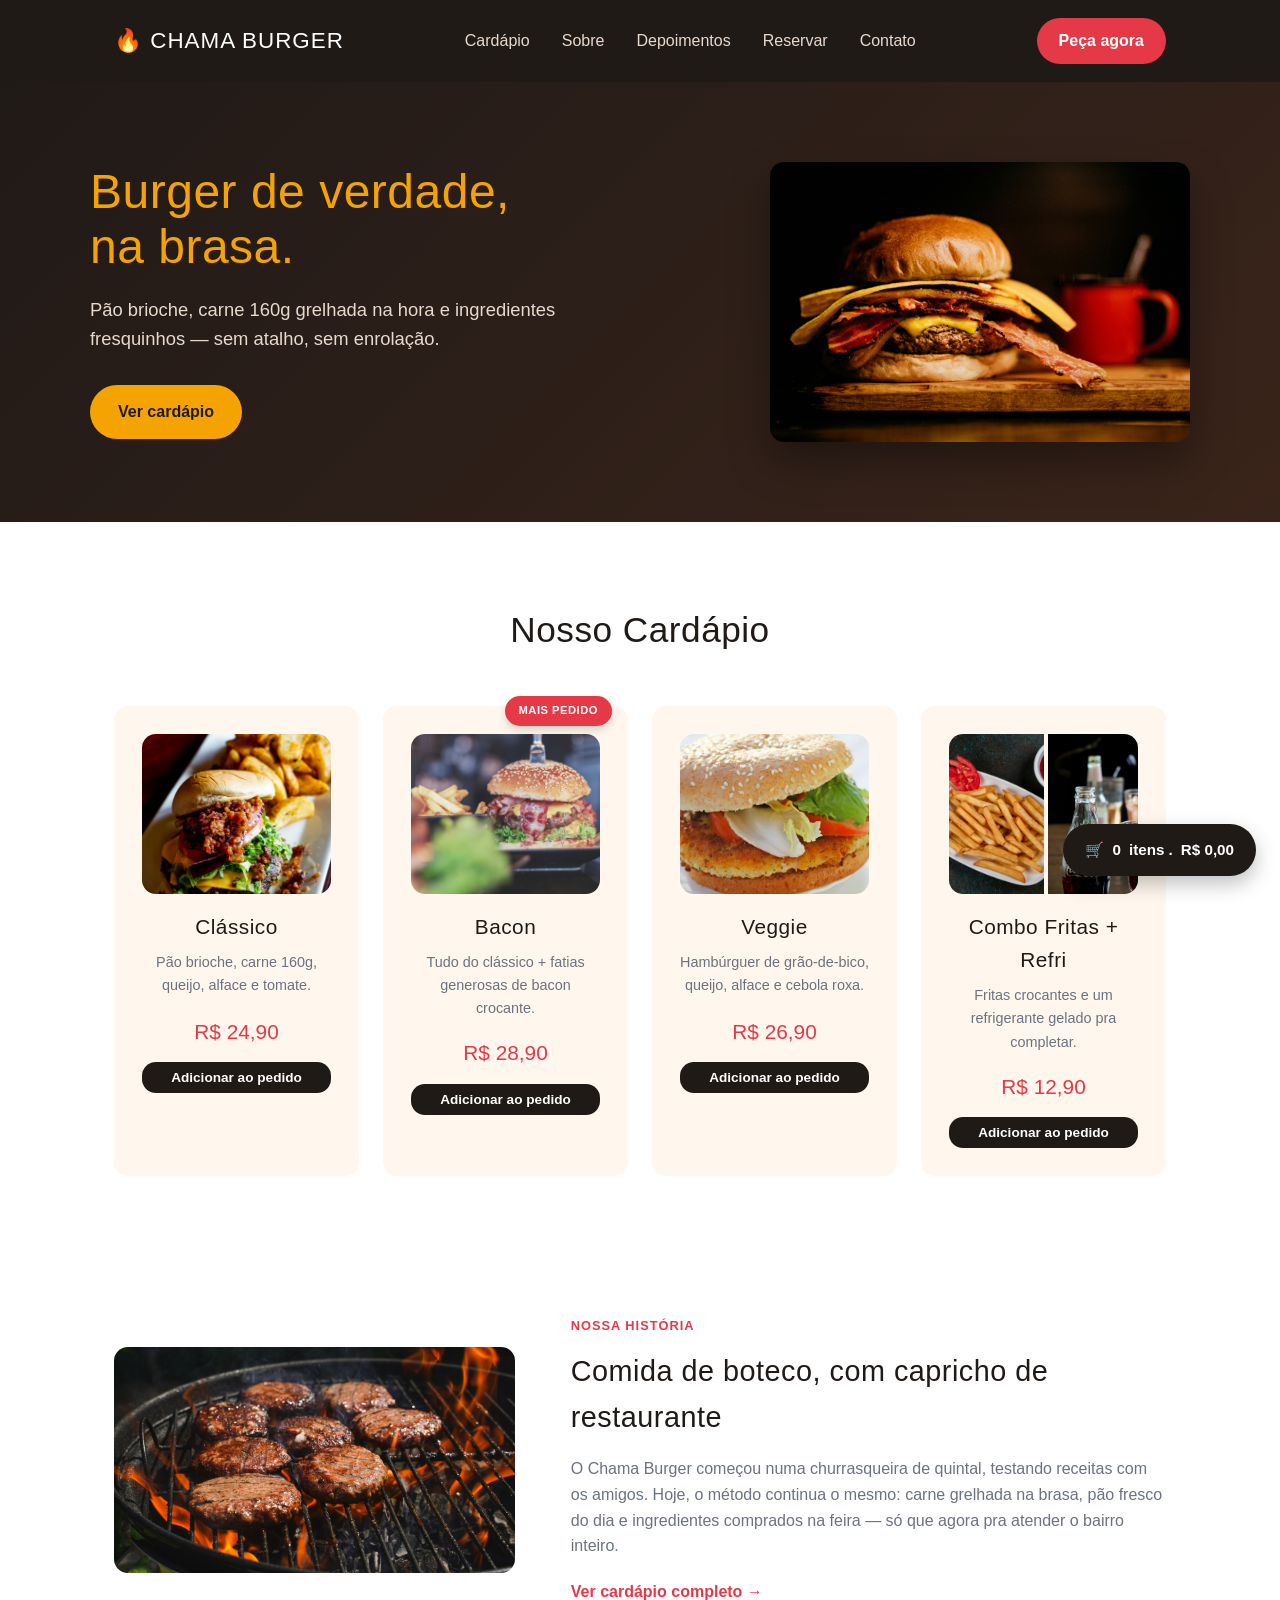
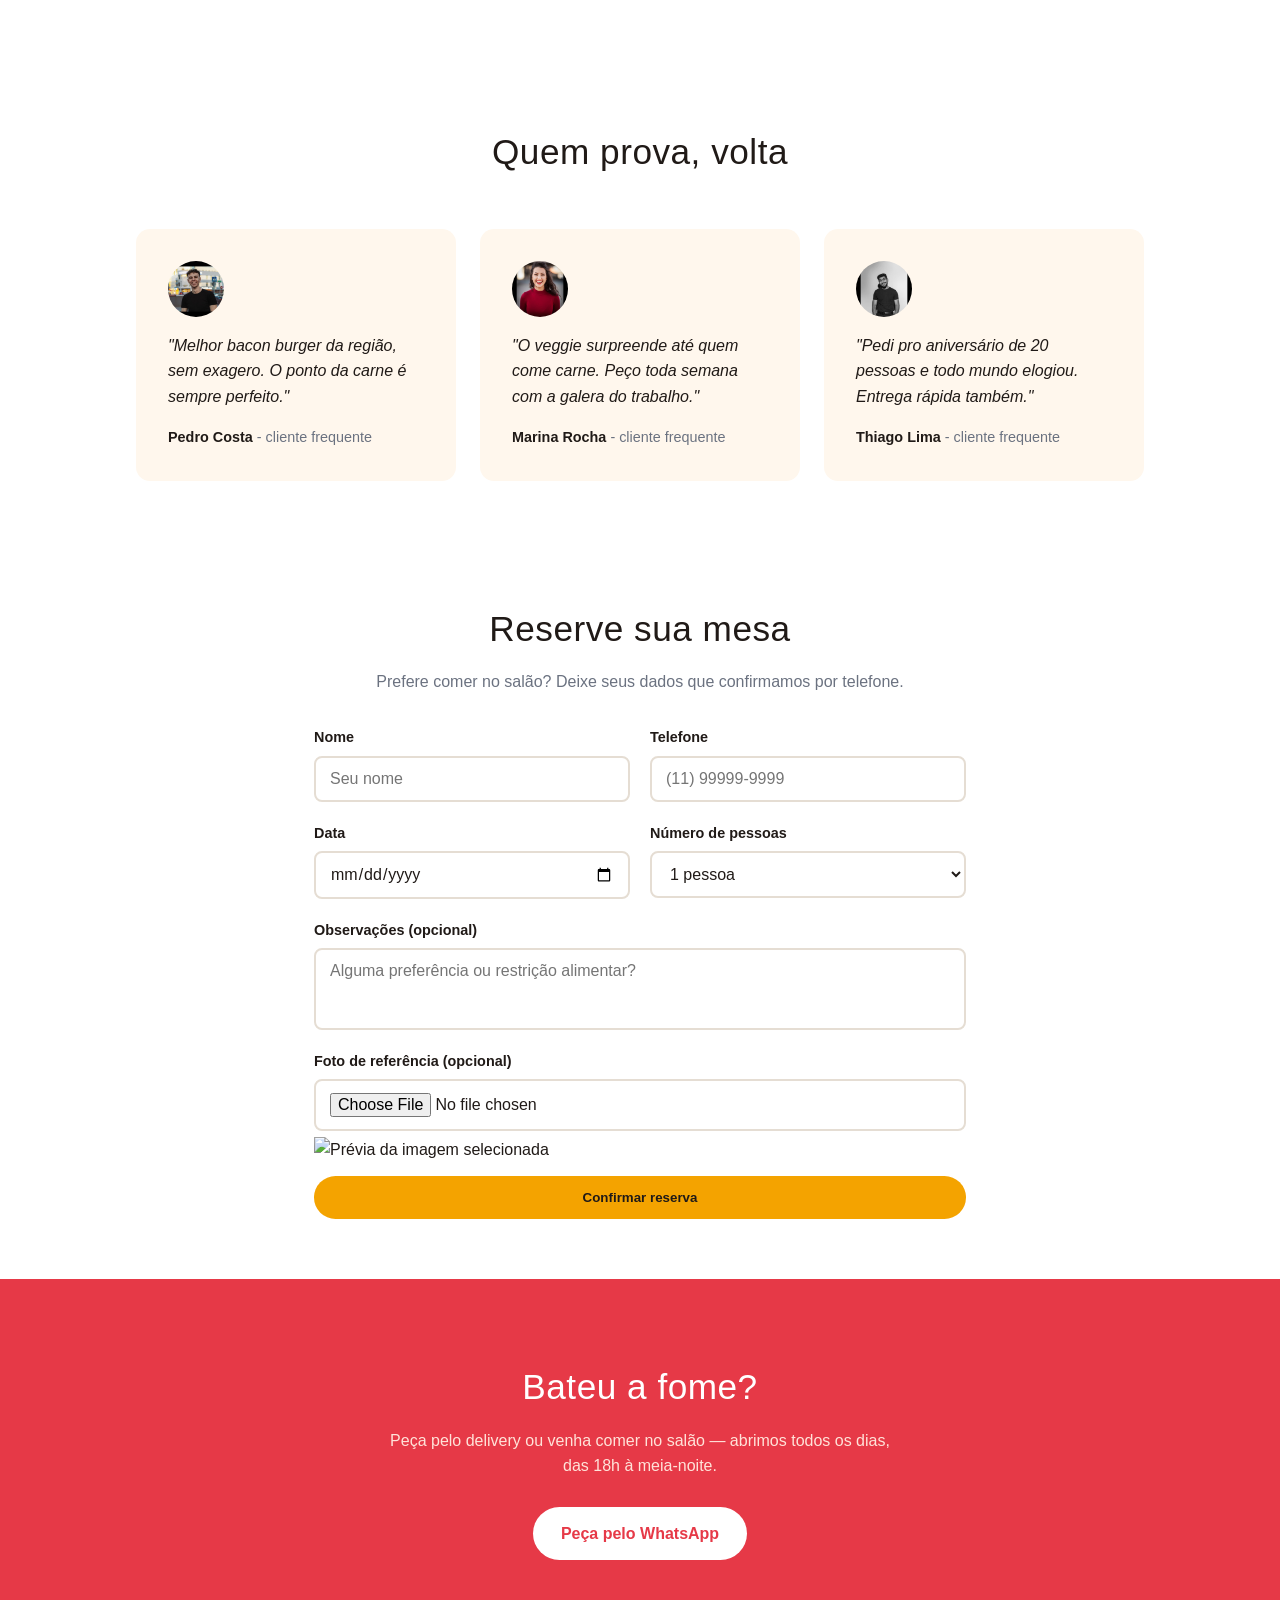
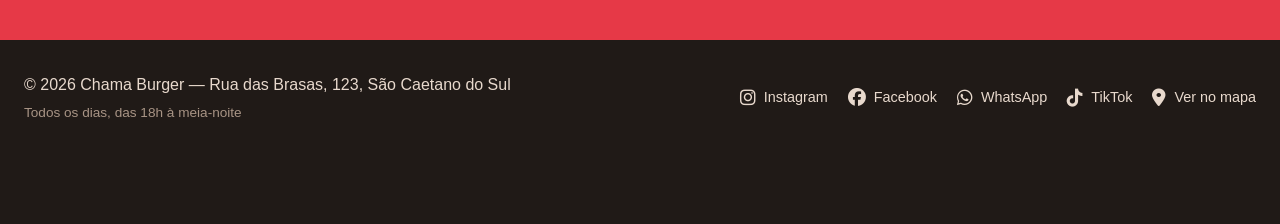
<file: CHAMA BUGER/index.html>
<!doctype html>
<html lang="pt-BR">
  <head>
    <meta charset="UTF-8" />
    <meta name="viewport" content="width=device-width, initial-scale=1.0" />
    <title>ChamaBurger</title>
    <!--
    <link rel="preconnect" href="https://fonts.googleapis.com" />
    <link rel="preconnect" href="https://fonts.gstatic.com" crossorigin />
    <link
      href="https://fonts.googleapis.com/css2?family=Anton&family=Inter:ital,opsz,wght@0,14..32,100..900;1,14..32,100..900&display=swap"
      rel="stylesheet"
    />
    -->
  
    <link rel="stylesheet" href="style.css" />
    <link
      rel="stylesheet"
      href="https://cdnjs.cloudflare.com/ajax/libs/font-awesome/6.5.2/css/all.min.css"
    />
  </head>
  <body>
    <header class="cabecalho-site">
      <nav class="barra-navegacao">
        <a href="#" class="logo">🔥 CHAMA BURGER</a>

        <ul class="menu-links" id="menuLinks">
          <li><a href="#cardapio">Cardápio</a></li>
          <li><a href="#sobre">Sobre</a></li>
          <li><a href="#depoimentos">Depoimentos</a></li>
          <li><a href="#reserva">Reservar</a></li>
          <li><a href="#contato">Contato</a></li>
        </ul>
        <a href="#pedir" class="botao botao-nav">Peça agora</a>
        <button class="menu-abrir" id="menuAbrir" aria-label="Abrir menu">
          ☰
        </button>
      </nav>
    </header>

    <main>
      <section class="destaque">
        <div class="destaque-conteudo">
          <div class="destaque-texto">
            <h1>Burger de verdade,<br />na brasa.</h1>
            <p>
              Pão brioche, carne 160g grelhada na hora e ingredientes
              fresquinhos — sem atalho, sem enrolação.
            </p>
            <a href="#cardapio" class="botao botao-primario">Ver cardápio</a>
          </div>
          <div class="destaque-imagem">
            <img
              src="assets/images/destaque-burger.jpg"
              alt="Hambúrguer artesanal com bacon, queijo e pão brioche, grelhado na brasa"
            />
          </div>
        </div>
      </section>

      <section class="cardapio" id="cardapio">
        <h2>Nosso Cardápio</h2>
        <div class="cardapio-itens">
          <article class="cardapio-item">
            <div class="cardapio-item-imagem">
              <img
                src="assets/images/burger-classico.jpg"
                alt="Foto do burger Clássico: pão brioche, carne e queijo"
              />
            </div>
            <h3>Clássico</h3>
            <p>Pão brioche, carne 160g, queijo, alface e tomate.</p>
            <span class="preco">R$ 24,90</span>
            <button
              class="adicionar-carrinho"
              data-name="Clássico"
              data-preco="24.90"
            >
              Adicionar ao pedido
            </button>
          </article>

          <article class="cardapio-item">
            <span class="selo">Mais pedido</span>
            <div class="cardapio-item-imagem">
              <img
                src="assets/images/burger-bacon.jpg"
                alt="Foto do burger Bacon com fatias crocantes"
              />
            </div>
            <h3>Bacon</h3>
            <p>Tudo do clássico + fatias generosas de bacon crocante.</p>
            <span class="preco">R$ 28,90</span>
            <button
              class="adicionar-carrinho"
              data-name="Bacon"
              data-preco="28.90"
            >
              Adicionar ao pedido
            </button>
          </article>

          <article class="cardapio-item">
            <div class="cardapio-item-imagem">
              <img
                src="assets/images/burger-veggie.jpg"
                alt="Foto do burger Veggie com grão-de-bico e salada"
              />
            </div>
            <h3>Veggie</h3>
            <p>Hambúrguer de grão-de-bico, queijo, alface e cebola roxa.</p>
            <span class="preco">R$ 26,90</span>
            <button
              class="adicionar-carrinho"
              data-name="Veggie"
              data-preco="26.90"
            >
              Adicionar ao pedido
            </button>
          </article>

          <article class="cardapio-item">
            <div class="cardapio-item-imagem cardapio-item-imagem-combo">
              <img
                src="assets/images/fritas.jpg"
                alt="Porção de fritas crocantes"
              />
              <img
                src="assets/images/bebida.jpg"
                alt="Refrigerante gelado com gelo"
              />
            </div>
            <h3>Combo Fritas + Refri</h3>
            <p>Fritas crocantes e um refrigerante gelado pra completar.</p>
            <span class="preco">R$ 12,90</span>
            <button
              class="adicionar-carrinho"
              data-name="Combo Fritas + Refri"
              data-preco="12.90"
            >
              Adicionar ao pedido
            </button>
          </article>
        </div>
      </section>

      <!-- Sobre -->
      <section class="sobre" id="sobre">
        <div class="sobre-imagem">
          <img
            src="assets/images/sobre-burger.jpg"
            alt=""
           
          />
        </div>

        <div class="sobre-texto">
          <span class="secao-rotulo">Nossa história</span>
          <h2>Comida de boteco, com capricho de restaurante</h2>
          <p>
            O Chama Burger começou numa churrasqueira de quintal, testando
            receitas com os amigos. Hoje, o método continua o mesmo: carne
            grelhada na brasa, pão fresco do dia e ingredientes comprados na
            feira — só que agora pra atender o bairro inteiro.
          </p>
          <a href="#cardapio" class="link-seta">Ver cardápio completo →</a>
        </div>
      </section>

      <!-- DEPOIMENTOS -->
      <section class="depoimentos" id="depoimentos">
        <h2>Quem prova, volta</h2>
        <div class="depoimentos-lista">
          <article class="depoimento">
            <img
              src="assets/images/avatar-pedro.jpg"
              alt="Foto de Pedro Costa"
              class="avatar"
            />
            <p class="citacao">
              "Melhor bacon burger da região, sem exagero. O ponto da carne é
              sempre perfeito."
            </p>
            <p class="autor">Pedro Costa <span>- cliente frequente</span></p>
          </article>

          <article class="depoimento">
            <img
              src="assets/images/avatar-marina.jpg"
              alt="Foto de Marina Rocha"
              class="avatar"
            />
            <p class="citacao">
              "O veggie surpreende até quem come carne. Peço toda semana com a
              galera do trabalho."
            </p>
            <p class="autor">Marina Rocha <span>- cliente frequente</span></p>
          </article>

          <article class="depoimento">
            <img
              src="assets/images/avatar-thiago.jpg"
              alt="Foto de Thiago Lima"
              class="avatar"
            />
            <p class="citacao">
              "Pedi pro aniversário de 20 pessoas e todo mundo elogiou. Entrega
              rápida também."
            </p>
            <p class="autor">Thiago Lima <span>- cliente frequente</span></p>
          </article>
        </div>
      </section>

      <!-- Reserva -->
      <section class="reserva" id="reserva">
        <h2>Reserve sua mesa</h2>
        <p>
          Prefere comer no salão? Deixe seus dados que confirmamos por telefone.
        </p>

        <form class="reserva-formulario" id="reservaFormulario">
          <div class="linha-formulario">
            <label for="nome">Nome</label>
            <input
              type="text"
              id="nome"
              name="nome"
              placeholder="Seu nome"
              required
            />
          </div>

          <div class="linha-formulario">
            <label for="telefone">Telefone</label>
            <input
              type="tel"
              id="telefone"
              name="telefone"
              placeholder="(11) 99999-9999"
              required
            />
          </div>

          <div class="linha-formulario">
            <label for="data">Data</label>
            <input type="date" id="data" name="data" required />
          </div>

          <div class="linha-formulario">
            <label for="pessoas">Número de pessoas</label>
            <select name="pessoas" id="pessoas">
              <option value="1">1 pessoa</option>
              <option value="2">2 pessoas</option>
              <option value="3">3 pessoas</option>
              <option value="4">4 pessoas</option>
              <option value="5+">5 ou mais</option>
            </select>
          </div>

          <div class="linha-formulario linha-formulario-completa">
            <label for="mensagem">Observações (opcional)</label>
            <textarea
              name="mensagem"
              id="mensagem"
              rows="3"
              placeholder="Alguma preferência ou restrição alimentar?"
            ></textarea>
          </div>

          <div class="linha-formulario linha-formulario-completa">
            <label for="foto">Foto de referência (opcional)</label>
            <input type="file" id="foto" name="foto" accept="image/*" />

            <img
              id="fotoPrevia"
              class="foto-previa"
              alt="Prévia da imagem selecionada"
              hidden
            />
            <button
              type="submit"
              class="botao botao-primario formulario-enviar"
            >
              Confirmar reserva
            </button>
          </div>
        </form>

        <div class="reserva-confirmacao" id="reservaConfirmacao"></div>
      </section>

      <!--Final-->

      <section class="chamada-final" id="pedir">
        <h2>Bateu a fome?</h2>
        <p>
          Peça pelo delivery ou venha comer no salão — abrimos todos os dias,
          das 18h à meia-noite.
        </p>
        <a href="#" class="botao botao-destaque">Peça pelo WhatsApp</a>
      </section>
    </main>

    <footer class="rodape-site" id="contato">
      <div class="rodape-info">
        <p>
          &copy; 2026 Chama Burger — Rua das Brasas, 123, São Caetano do Sul
        </p>
        <p class="rodape-horario">Todos os dias, das 18h à meia-noite</p>
      </div>

      <ul class="rodape-links">
        <li>
          <a href="#" aria-label="Instagram"
            ><i class="fa-brands fa-instagram"></i><span>Instagram</span></a
          >
        </li>
        <li>
          <a href="#" aria-label="Facebook"
            ><i class="fa-brands fa-facebook"></i><span>Facebook</span></a
          >
        </li>
        <li>
          <a href="#" aria-label="WhatsApp"
            ><i class="fa-brands fa-whatsapp"></i><span>WhatsApp</span></a
          >
        </li>
        <li>
          <a href="#" aria-label="TikTok"
            ><i class="fa-brands fa-tiktok"></i><span>TikTok</span></a
          >
        </li>
        <li>
          <a href="#" aria-label="Ver no mapa"
            ><i class="fa-solid fa-location-dot"></i><span>Ver no mapa</span></a
          >
        </li>
      </ul>
    </footer>

    <div class="carrinho-resumo" id="carrinhoResumo">
      <span class="carrinho-icone">🛒</span>
      <span id="carrinhoContador">0</span> itens .
      <span id="carrinhoTotal">R$ 0,00</span>
    </div>
  </body>
</html>
</file>
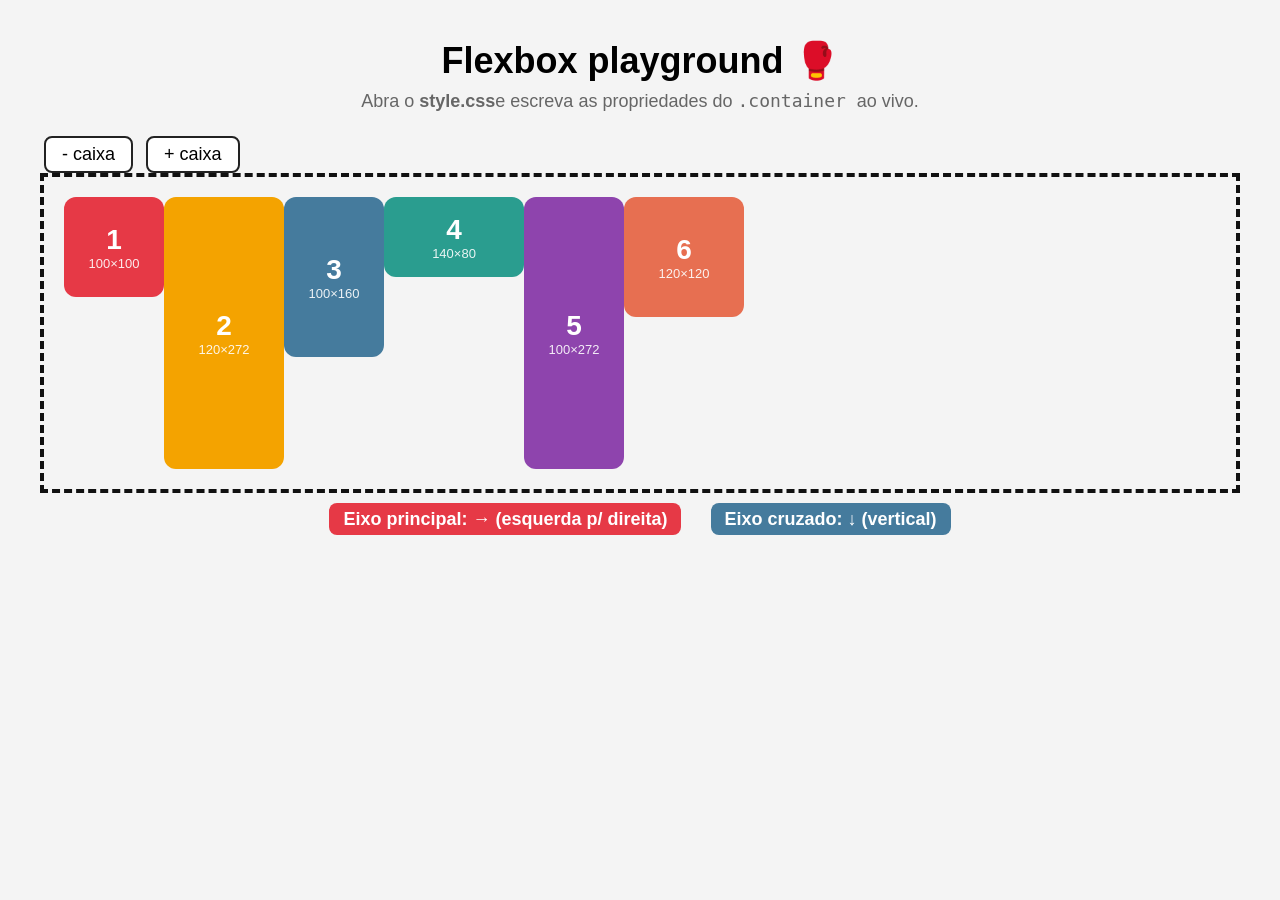
<file: CHAMA BUGER/flexbox-playground/index.html>
<!DOCTYPE html>
<html lang="pt-BR">
<head>
    <meta charset="UTF-8">
    <meta name="viewport" content="width=device-width, initial-scale=1.0">
    <title>Flexbox playground</title>
    <link rel="stylesheet" href="style.css">
</head>
<body>
    <h1>Flexbox playground 🥊</h1>
    <p class="dica">Abra o <strong>style.css</strong>e escreva as propriedades do <code>.container </code>ao vivo.</p>

    <div class="controles">
<button id="menos" aria-label="Remover caixa">- caixa</button>
<button id="mais" aria-label="Adicionar caixa">+ caixa</button>
    </div>

    <div class="container">
        <div class="box box1"><span class="numero">1</span><span class="tamanho"></span></div>
        <div class="box box2"><span class="numero">2</span><span class="tamanho"></span></div>
        <div class="box box3"><span class="numero">3</span><span class="tamanho"></span></div>
        <div class="box box4"><span class="numero">4</span><span class="tamanho"></span></div>
        <div class="box box5"><span class="numero">5</span><span class="tamanho"></span></div>
        <div class="box box6"><span class="numero">6</span><span class="tamanho"></span></div>

    </div>

    <div class="legenda">
<span class="principal">Eixo principal: <b id="eixo-principal"></b></span>
<span class="cruzado">Eixo cruzado: <b id="eixo-cruzado"></b></span>
    </div>

    <script src="script.js"></script>
</body>
</html>
</file>
<file: CHAMA BUGER/style.css>
*:root {
    --color-primary: #e63947;
    --color-primary-dark: #c1272d;
    --color-accent: #f4a300;
    --color-dark: #201a17;
    --color-light: #fff7ed;
    --color-gray: #6b7280;
    --radius: 14px;
    --font-titulo: "Anton", Impact, sans-serif;
    --font-base: "Inter", Roboto, Helvetica, Arial, sans-serif;
}

* {
    margin: 0;
    padding: 0;
    box-sizing: border-box;
}

body {
    font-family: var(--font-base);
    color: var(--color-dark);
    line-height: 1.6;
}

h1,
h2,
h3 {
    font-family: var(--font-titulo);
    font-weight: 400;
    letter-spacing: 0.5px;
}

a {
    text-decoration: none;
    color: inherit;
}

ul {
    list-style: none;
}

img {
    max-width: 100%;
    display: block;
}

.botao {
    display: inline-block;
    padding: 14px 28px;
    border: none;
    border-radius: 999px;
    font-family: var(--font-base);
    font-weight: 600;
    text-align: center;
    cursor: pointer;
    transition: transform 0.2s, box-shadow 0.2s;
}

.botao:hover {
    transform: translateY(-2px);
}

.botao-nav {
    background: var(--color-primary);
    color: #fff;
    padding: 10px 22px;
}

.cabecalho-site {
    background: var(--color-dark);
    top: 0;
    z-index: 10;
    position: sticky;
}

.barra-navegacao {
    max-width: 1100px;
    margin: 0 auto;
    display: flex;
    align-items: center;
    justify-content: space-between;
    padding: 18px 24px;
}

.logo {
    font-family: var(--font-titulo);
    font-size: 1.4rem;
    color: #fff;
    letter-spacing: 1px;
}

.menu-links {
    display: flex;
    gap: 32px;
}

.menu-links a {
    color: #e8d9cd;
    font-weight: 500;
}

.menu-links a:hover {
    color: #fff;
}

.botao-primario {
    background: var(--color-accent);
    color: var(--color-dark);
}

.botao-primario:hover {
    box-shadow: 0 8px 20px rgba(244, 163, 0, 0.4);
}

.destaque {
    background: linear-gradient(135deg, var(--color-dark), #3a241a);
    width: 100%;
    padding: 80px 24px;
}

.destaque-conteudo {
    max-width: 1100px;
    margin: 0 auto;
    display: flex;
    align-items: center;
    justify-content: center;
    gap: 48px;
    color: #fff;
}

.destaque-texto {
    flex: 1 1 400px;
}

.destaque h1 {
    font-size: 3rem;
    line-height: 1.15;
    margin-bottom: 20px;
    color: var(--color-accent);
}

.destaque p {
    font-size: 1.15rem;
    color: #e8d9cd;
    max-width: 480px;
    margin-bottom: 32px;
}

.destaque-imagem {
    flex: 1 1 260px;
    max-width: 420px;
    border-radius: var(--radius);
    overflow: hidden;
    box-shadow: 0 20px 40px rgba(0, 0, 0, 0.35);
}

.destaque-imagem img {
    width: 100%;
    object-fit: cover;
}

.cardapio {
    max-width: 1100px;
    margin: 0 auto;
    padding: 80px 24px;
    text-align: center;
}

.cardapio h2 {
    font-size: 2.2rem;
    margin-bottom: 48px;
}

.cardapio-itens {
    display: flex;
    gap: 24px;
    flex-wrap: wrap;
    justify-content: center;
}

.cardapio-item {
    background: var(--color-light);
    border-radius: var(--radius);
    padding: 28px;
    flex: 1 1 220px;
    max-width: 260px;
    position: relative;
    transition: transform 0.2s, box-shadow 0.2s;
}

.cardapio-item:hover {
    transform: translateY(-6px);
    box-shadow: 0 12px 24px rgba(0, 0, 0, 0.12);
}

.selo {
    position: absolute;
    top: -10px;
    right: 16px;
    background: var(--color-primary);
    color: #fff;
    font-size: 0.7rem;
    font-weight: 700;
    text-transform: uppercase;
    letter-spacing: 0.5px;
    padding: 6px 14px;
    border-radius: 999px;
    box-shadow: 0 4px 8px rgba(0, 0, 0, 0.15);
}

.cardapio-item-imagem {
    width: 100%;
    height: 160px;
    margin-bottom: 16px;
    border-radius: var(--radius);
    overflow: hidden;
}

.cardapio-item-imagem img {
    width: 100%;
    height: 100%;
    object-fit: cover;
}

.cardapio-item-imagem-combo {
    display: flex;
    gap: 4px;
}

.cardapio-item-imagem-combo img {
    width: 50%;
    height: 100%;
    object-fit: cover;

}

.cardapio-item h3 {
    font-size: 1.3rem;
    margin-bottom: 8px;
}

.cardapio-item p {
    color: var(--color-gray);
    font-size: 0.9rem;
    margin-bottom: 16px;
    min-height: 48px;
}

.preco {
    font-family: var(--font-titulo);
    color: var(--color-primary);
    font-size: 1.3rem;

}

.adicionar-carrinho {
    background: var(--color-dark);
    color: #fff;
    padding: 8px;
    border: none;
    border-radius: var(--radius);
    width: 100%;
    margin-top: 14px;
    font-family: var(--font-base);
    font-weight: 600;
    font-size: 0.85rem;
    cursor: pointer;
    transition: background 0.2s;
}

.adicionar-carrinho:hover {
    background: var(--color-primary);
}

.sobre {
    max-width: 1100px;
    margin: 0 auto;
    padding: 60px 24px;
    display: flex;
    align-items: center;
    gap: 56px;
}


.sobre-imagem img {
    border-radius: var(--radius);
    width: 100%;
    height: auto;
}

.secao-rotulo {
    color: var(--color-primary);
    font-family: var(--font-base);
    text-transform: uppercase;
    font-size: 0.8rem;
    font-weight: 600;
    letter-spacing: 1px;
    margin-bottom: 12px;
    display: block;
}

.sobre-texto h2 {
    font-size: 1.8rem;
    margin-bottom: 16px;
}

.sobre-texto p {
    color: var(--color-gray);
    margin-bottom: 20px;
}

.link-seta {
    color: var(--color-primary);
    font-weight: 600;
}

.link-seta:hover {
    text-decoration: underline;
}

.depoimentos {
    max-width: 1100px;
    margin: 0 auto;
    padding: 60px 24px;
    text-align: center;
}

.depoimentos h2 {
    font-size: 2.2rem;
    margin-bottom: 48px;
}

.depoimentos-lista {
    display: flex;
    gap: 24px;
    flex-wrap: wrap;
    justify-content: center;
}

.depoimento {
    background: var(--color-light);
    padding: 32px;
    border-radius: var(--radius);
    flex: 1 1 280;
    max-width: 320px;
    text-align: left;
}

.avatar {
    width: 56px;
    height: 56px;
    border-radius: 50%;
    object-fit: cover;
    margin-bottom: 16px;
}

.citacao {
    font-style: italic;
    color: var(--color-dark);
    margin-bottom: 16px;

}

.autor {
    font-weight: 600;
    font-size: 0.9rem;

}

.autor span {
    font-weight: 400;
    color: var(--color-gray);
}

.reserva {
    max-width: 700px;
    margin: 0 auto;
    text-align: center;
    padding: 60px 24px;
}

.reserva h2 {
    font-size: 2.2rem;
    margin-bottom: 12px;
}

.reserva p {
    color: var(--color-gray);
    margin-bottom: 32px;
}

.reserva-formulario {
    display: flex;
    flex-wrap: wrap;
    gap: 20px;
    text-align: left;
}

.linha-formulario {
    flex: 1 1 220px;
    display: flex;
    flex-direction: column;
    gap: 6px;
}

.linha-formulario-completa {
    flex: 1 1 100%;
}

.linha-formulario label {
    font-weight: 600;
    font-size: 0.9rem;
}

.linha-formulario input,
.linha-formulario select,
.linha-formulario textarea {
    width: 100%;
    font-family: var(--font-base);
    font-size: 1rem;
    padding: 12px 14px;
    border: 2px solid #e5ddd3;
    border-radius: 8px;
    background: #fff;
    color: var(--color-dark);
}

.linha-formulario input:focus,
.linha-formulario select:focus,
.linha-formulario textarea:focus {
    outline: none;
    border-color: var(--color-primary);
}

.linha-formulario textarea {
    resize: none;
}

.formulario-enviar {
    flex: 1 1 100%;
    border: none;
    cursor: pointer;
    margin-top: 8px;

}

.botao-destaque {
    background: #fff;
    color: var(--color-primary);
}

.chamada-final {
    background: var(--color-primary);
    text-align: center;
    padding: 80px 24px;
    color: #fff;
}

.chamada-final h2 {
    font-size: 2.2rem;
    margin-bottom: 12px;
}

.chamada-final p {
    margin-bottom: 28px;
    max-width: 500px;
    margin-left: auto;
    margin-right: auto;
    color: #ffe3d9;
}

.rodape-site {
    background: var(--color-dark);
    color: #e8d9cd;
    display: flex;
    flex-wrap: wrap;
    gap: 20px;
    align-items: center;
    justify-content: space-between;
    padding: 32px 24px 100px;
}

.rodape-horario {
    font-size: 0.85rem;
    color: #a89485;
    margin-top: 4px;
}

.rodape-links {
    display: flex;
    flex-wrap: wrap;
    gap: 20px;
}

.rodape-links a {
    display: flex;
    align-items: center;
    gap: 8px;
    font-size: 0.9rem;
}

.rodape-links a i {
    font-size: 18px;
    color: inherit;

}

.rodape-links a:hover {
    color: #fff;
}
@media (max-width: 780px) {
    .sobre, .destaque-conteudo {
    flex-direction: column;
    }
    .destaque-texto, .destaque-imagem, .sobre-texto, .sobre-imagem {
        width: 100%;
    }
}

@media (max-width: 640px) {
    .menu-links {
        display: none;

    }

    .destaque h1 {
        font-size: 2.2rem;
    }

    .rodape-site {
        flex-direction: column;
        text-align: center;
    }

   
    }

    .menu-abrir {
        display: none;
        background: none;
        border: none;
        color: #fff;
        font-size: 1.6rem;
        cursor: pointer;
        line-height: 1;
    }

    .carrinho-resumo {
        position: fixed;
        bottom: 24px;
        right: 24px;
        background: var(--color-dark);
        color: #fff;
        padding: 14px 22px;
        border-radius: 999px;
        box-shadow: 0 8px 20px rgba(0, 0, 0, 0.25);
        font-weight: 600;
        font-size: 0.95rem;
        z-index: 20;
        display: flex;
        align-items: center;
        gap: 8px;
   }
</file>
<file: CHAMA BUGER/flexbox-playground/style.css>
*{
    margin: 0;
    padding: 0;
    box-sizing: border-box;

}

body{
    font-family: Arial, Helvetica, sans-serif;
    font-size: 18px;
    background: #f4f4f4;
    padding: 40px;
}

h1{
    text-align: center;
    margin-bottom: 8px;

}

.dica {
    text-align: center;
    color: #666;
    margin-bottom: 24px;
}

.controles button {
font-size: 18px;
padding: 6px 16px;
margin: 0 4px;
border: 2px solid #222;
border-radius: 8px;
background: #fff;
cursor: pointer;

}

.controles button:hover {
    background: #222;
    color: #fff;

}
.legenda {
    text-align: center;
    margin-top: 16px;
    font-weight: bold;
}

.legenda span {
    font-display: inline-block;
    margin: 0 12px;
    padding: 6px 14px;
    color: #fff;
    border-radius: 8px;

}

.legenda .principal {
    background: #e63946;
}

.legenda .cruzado {
    background: #457b9d;

}

.box {
    border-radius: 12px;
    color: #fff;
    font-weight: bold;
    display: flex;
    flex-direction: column;
    align-items: center;
    justify-content: center;
}

.box .numero {
    font-size: 28px;
}

.box .tamanho {
    font-size: 13px;
    font-weight: normal;
    opacity: 0.9;
}

.box1 {
    background: #e63946;
    width: 100px;
height: 100px;
}

.box2 {
    background: #f4a300;
    width: 120px;
}

.box3 {
    background: #457b9d;
    width: 100px;
    height: 160px;
}

.box4 {
    background: #2a9d8f;
    width: 140px;
    height: 80px;
}

.box5 {
    background: #8e44ad;
    width: 100px;
}

.box6 {
    background: #e76f51;
    width: 120px;
    height: 120px;
}

.container {
    border: 4px dashed #111;
    min-height: 320px;
    padding: 20px;

    display: flex;

    flex-direction: row;
    /* ↑ define o eixo principal (main axis):
    row -> itens em linha, da esquerda pra direita (padrão)
    row-reverse -> itens em linha, invertidos (6,5,4,3,2,1)
    column -> itens em coluna, de cima pra baixo
    column-reverse -> itens em coluna, invertidos*/
}
</file>
